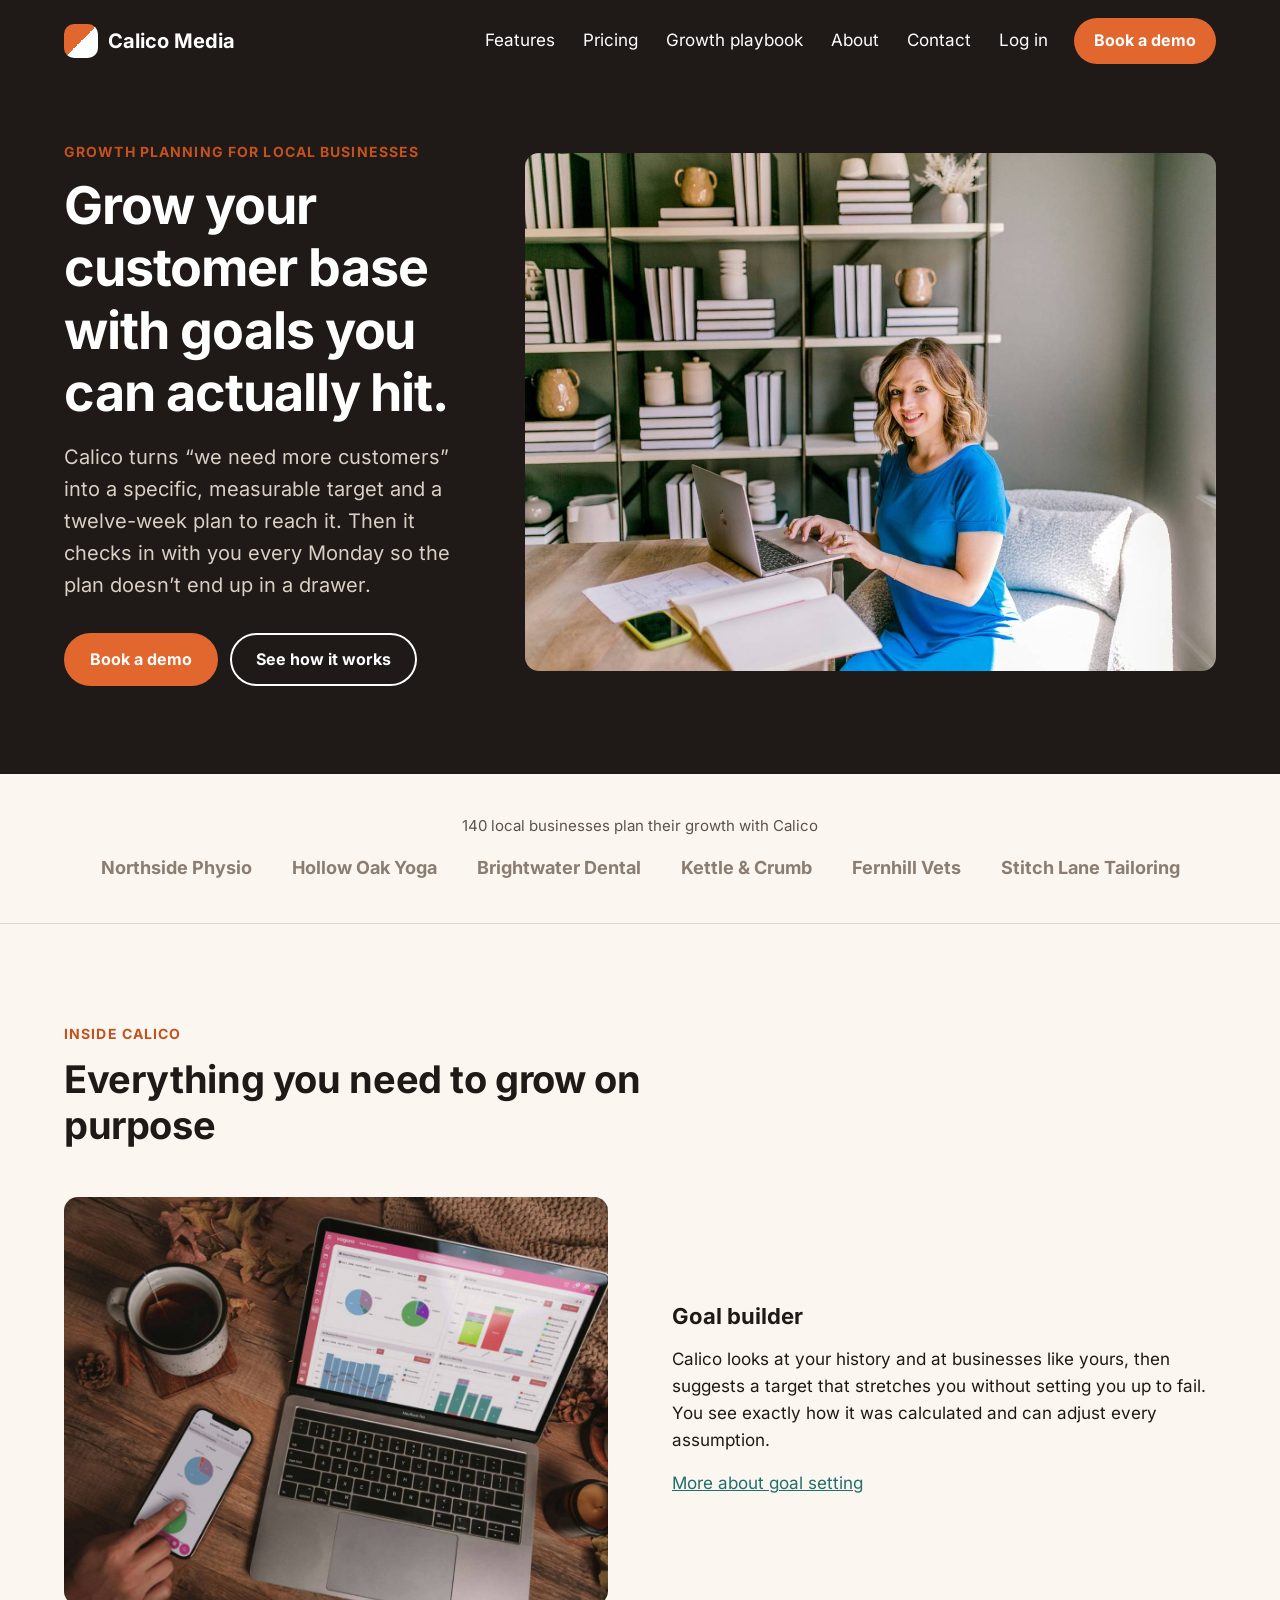
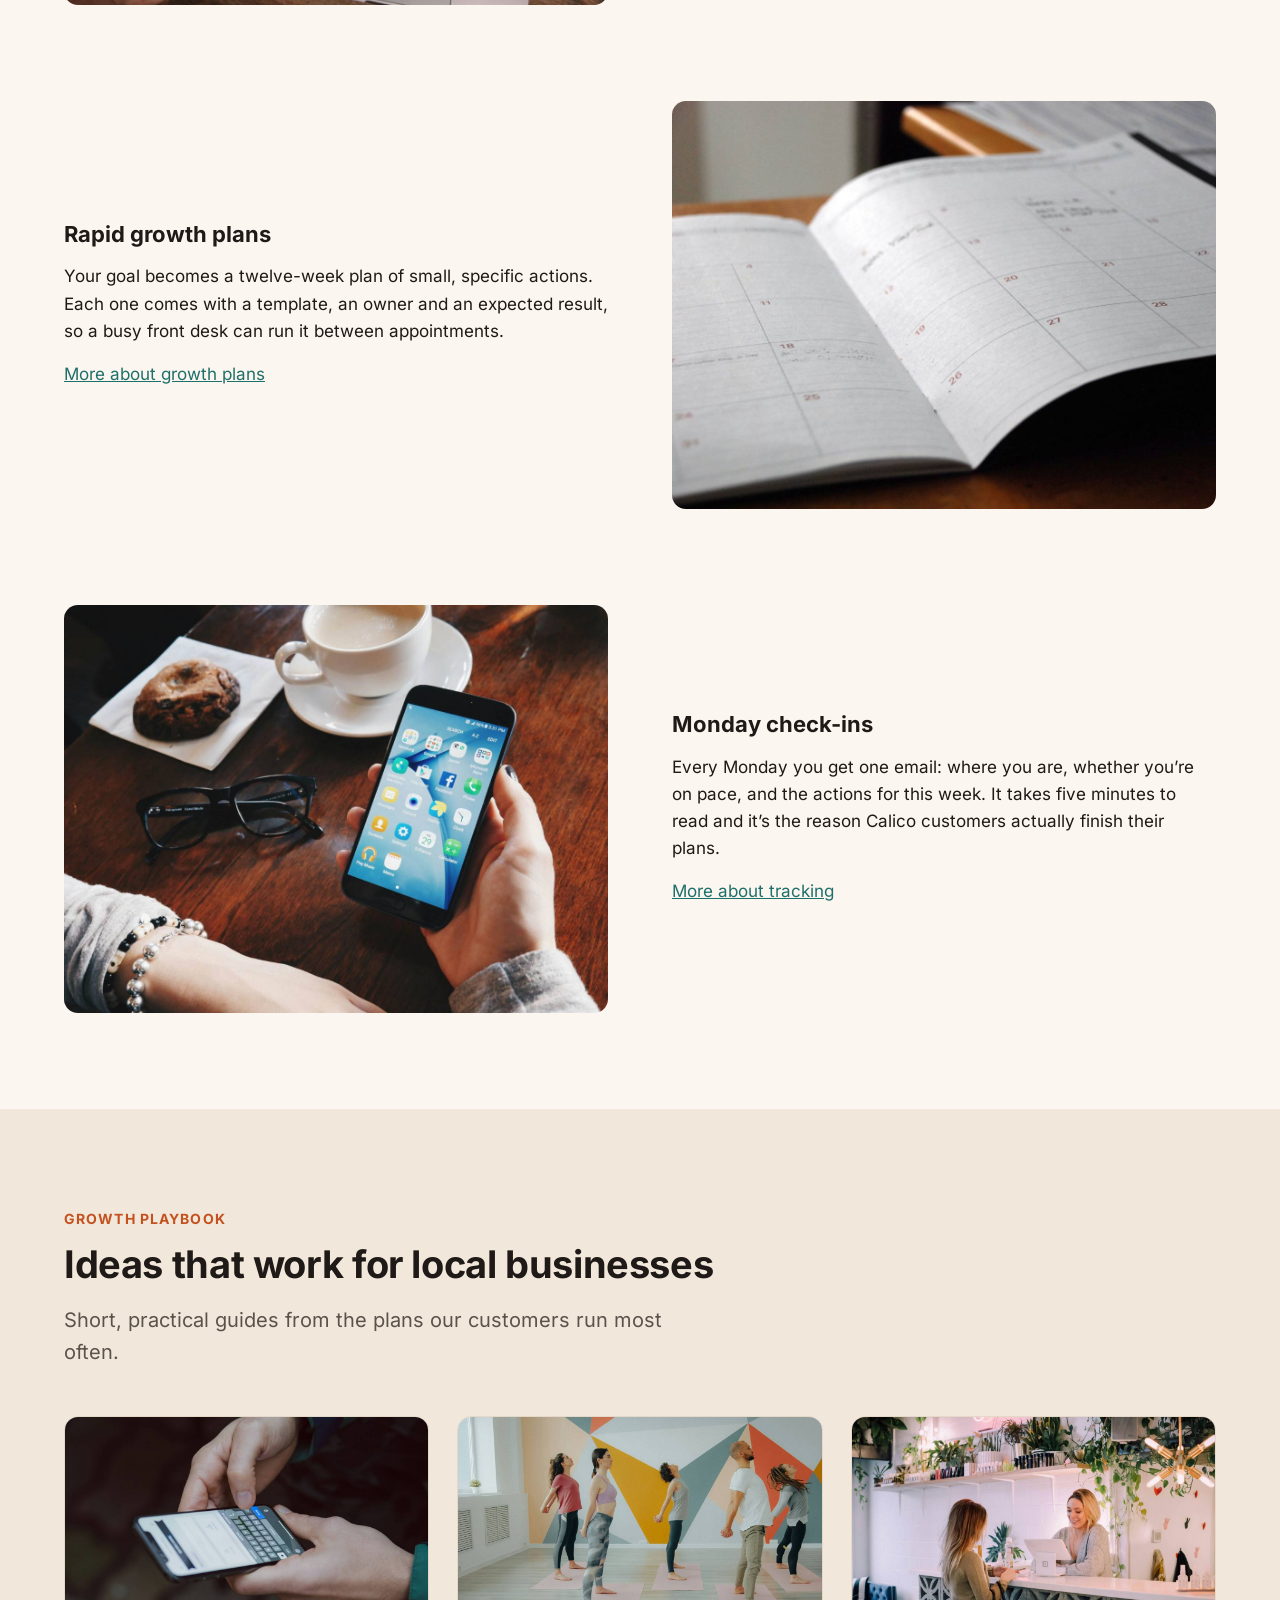
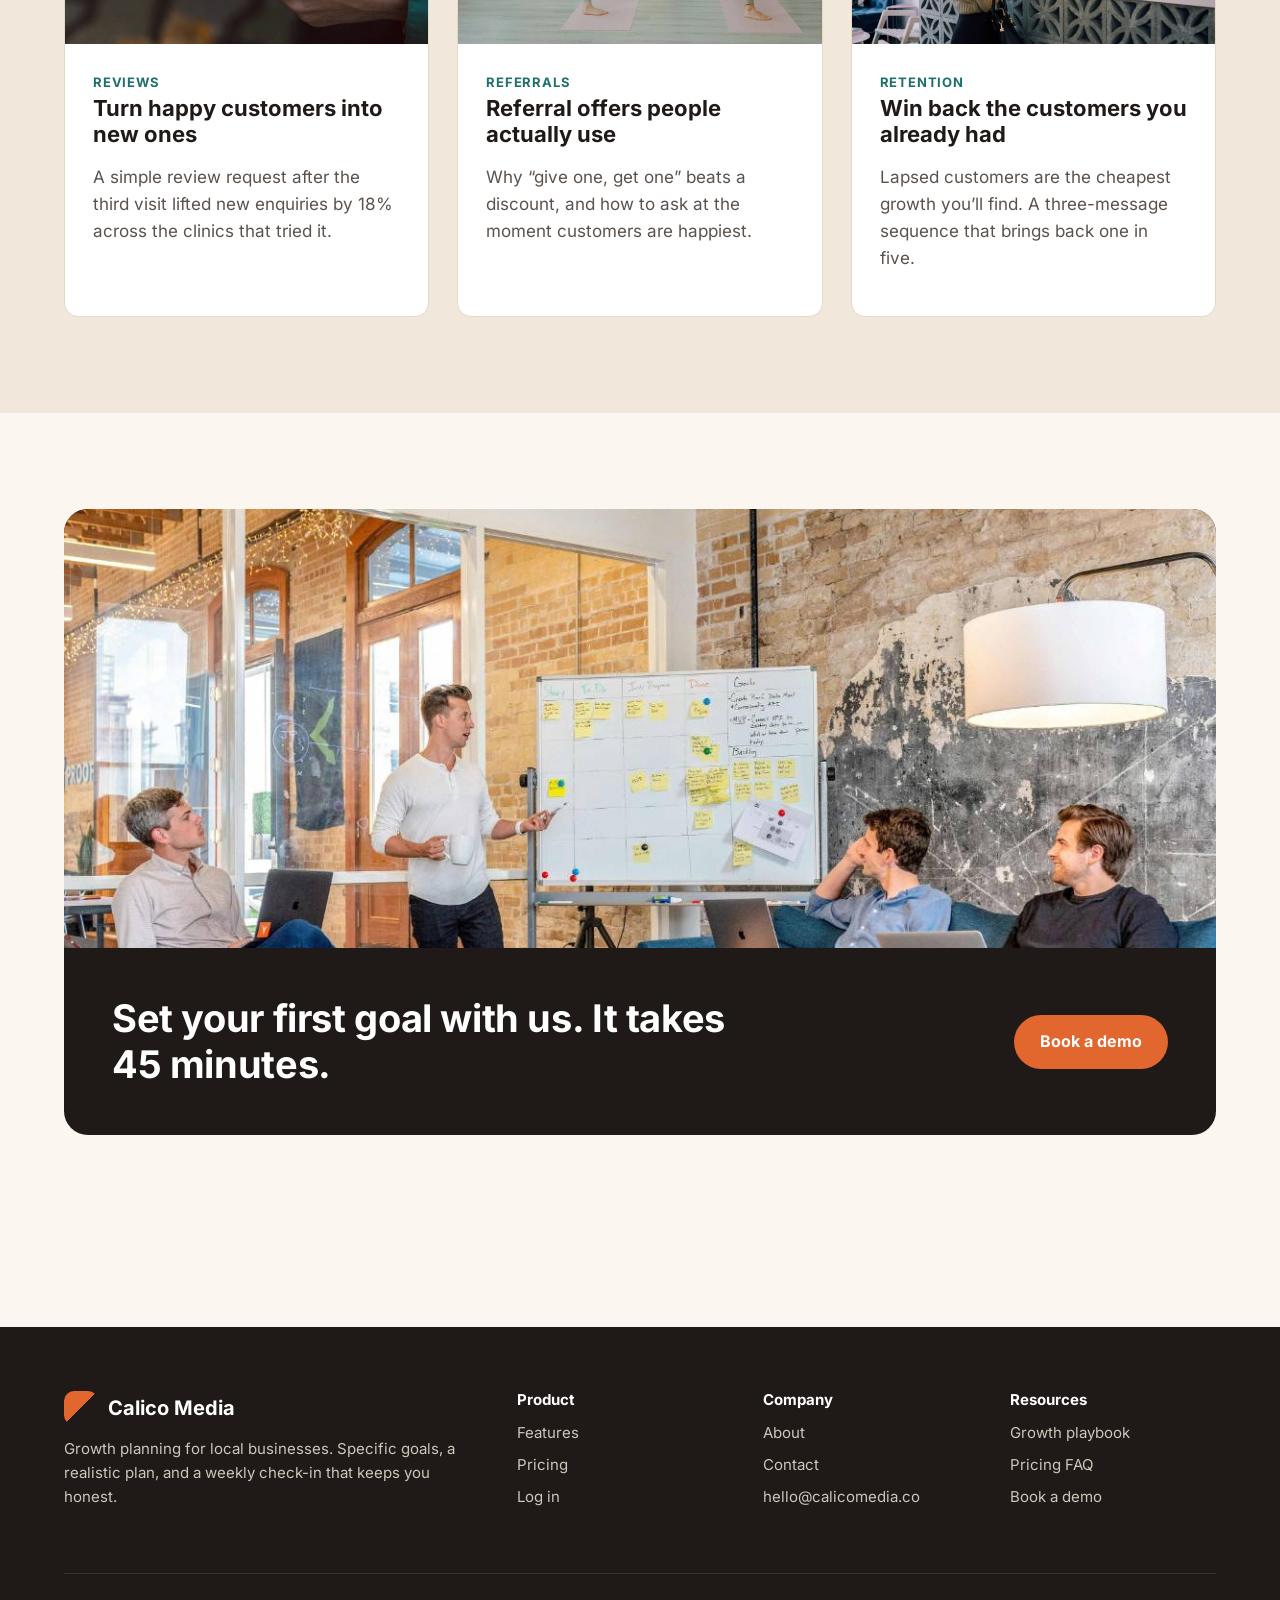
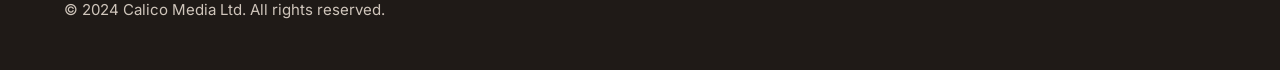
<file: public/index.html>
<!DOCTYPE html>
<html lang="en">
<head>
  <meta charset="utf-8">
  <meta name="viewport" content="width=device-width, initial-scale=1">
  <title>Calico Media | Growth planning for local businesses</title>
  <meta name="description" content="Calico helps local businesses grow their customer base with specific, measurable, realistic goals and a rapid growth plan you can run every week.">
  <link rel="stylesheet" href="css/styles.css">
  <script src="js/menu.js"></script>
</head>
<body>
  <header class="site-header site-header--home">
    <div class="container nav-container">
      <a class="logo" href="index.html"><span class="logo-mark"></span>Calico Media</a>
      <nav aria-label="Main">
        <ul class="nav-links main-links">
          <li><a href="features.html">Features</a></li>
          <li><a href="pricing.html">Pricing</a></li>
          <li><a href="#playbook">Growth playbook</a></li>
          <li><a href="about.html">About</a></li>
          <li><a href="contact.html">Contact</a></li>
          <li><a href="https://app.calicomedia.co/login">Log in</a></li>
          <li><a class="btn" href="contact.html">Book a demo</a></li>
        </ul>
        <div class="burger--menu" onclick="openMenu()">
        <span></span>
        <span></span>
        <span></span>
      </div>
      <div class="back_drop">
        <ul class="mobile--menu">
          <li><a href="#" onclick="closeMenu()">Home</a></li>
          <li><a href="features.html" onclick="closeMenu()">Features</a></li>
          <li><a href="pricing.html" onclick="closeMenu()">Pricing</a></li>
          <li><a href="#playbook" onclick="closeMenu()">Growth playbook</a></li>
          <li><a href="about.html" onclick="closeMenu()">About</a></li>
          <li><a href="contact.html" onclick="closeMenu()">Contact</a></li>
          <li><a href="https://app.calicomedia.co/login" onclick="closeMenu()">Log in</a></li>
          <li><a class="btn" href="contact.html" onclick="closeMenu()">Book a demo</a></li>
        </ul>
      </div>
      </nav>
    </div>
  </header>

  <main>
    <section class="hero">
      <div class="container hero-inner">
        <div class="hero-text">
          <span class="eyebrow">Growth planning for local businesses</span>
          <h1>Grow your customer base with goals you can actually hit.</h1>
          <p class="lead">Calico turns &ldquo;we need more customers&rdquo; into a specific, measurable target and a twelve-week plan to reach it. Then it checks in with you every Monday so the plan doesn&rsquo;t end up in a drawer.</p>
          <div class="hero-actions">
            <a class="btn" href="contact.html">Book a demo</a>
            <a class="btn btn--ghost" href="features.html">See how it works</a>
          </div>
        </div>
        <div class="hero-media">
          <img 
            class="hero-image" 
            src="images/hero-weekly-plan-1200.jpg" 
            srcset="images/hero-weekly-plan-400.jpg 400w, 
                  images/hero-weekly-plan-800.jpg 800w, 
                  images/hero-weekly-plan-1200.jpg 1200w"
            sizes="(max-width: 480px) 100vw, 
                  (max-width: 768px) 100vw,
                  1200px"
            alt="A business owner at her desk with a laptop and an open planner"
          >
        </div>
      </div>
    </section>

    <section class="trust">
      <div class="container">
        <p>140 local businesses plan their growth with Calico</p>
        <ul class="trust-list">
          <li>Northside Physio</li>
          <li>Hollow Oak Yoga</li>
          <li>Brightwater Dental</li>
          <li>Kettle &amp; Crumb</li>
          <li>Fernhill Vets</li>
          <li>Stitch Lane Tailoring</li>
        </ul>
      </div>
    </section>

    <section class="section">
      <div class="container">
        <div class="section-intro">
          <span class="eyebrow">Inside Calico</span>
          <h2>Everything you need to grow on purpose</h2>
        </div>

        <div class="feature-row">
          <div class="feature-media">
            <img 
              loading="lazy" 
              src="images/feature-goal-builder-1200.jpg" 
              srcset="images/feature-goal-builder-400.jpg 400w, 
                    images/feature-goal-builder-800.jpg 800w,
                    images/feature-goal-builder-1200.jpg 1200w"
              sizes="(max-width: 480px) 100vw, 
                    (max-width: 768px) 100vw,
                    1200px"
              alt="Growth charts on a laptop and phone beside a cup of tea"
            >
          </div>
          <div>
            <h3>Goal builder</h3>
            <p>Calico looks at your history and at businesses like yours, then suggests a target that stretches you without setting you up to fail. You see exactly how it was calculated and can adjust every assumption.</p>
            <a href="features.html">More about goal setting</a>
          </div>
        </div>

        <div class="feature-row feature-row--reverse">
          <div class="feature-media">
            <img 
              loading="lazy" 
              src="images/feature-growth-plan-1200.jpg" 
              srcset="images/feature-growth-plan-400.jpg 400w, 
                    images/feature-growth-plan-800.jpg 800w,
                    images/feature-growth-plan-1200.jpg 1200w"
              sizes="(max-width: 480px) 100vw, 
                    (max-width: 768px) 100vw,
                    1200px"
              alt="An open planner showing the weeks ahead"
            >
          </div>
          <div>
            <h3>Rapid growth plans</h3>
            <p>Your goal becomes a twelve-week plan of small, specific actions. Each one comes with a template, an owner and an expected result, so a busy front desk can run it between appointments.</p>
            <a href="features.html">More about growth plans</a>
          </div>
        </div>

        <div class="feature-row">
          <div class="feature-media">
            <img 
              loading="lazy" 
              src="images/feature-monday-checkin-1200.jpg" 
              srcset="images/feature-monday-checkin-400.jpg 400w, 
                    images/feature-monday-checkin-800.jpg 800w,
                    images/feature-monday-checkin-1200.jpg 1200w"
              sizes="(max-width: 480px) 100vw, 
                    (max-width: 768px) 100vw,
                    1200px"
              alt="Checking a phone over coffee on a Monday morning"
            >
          </div>
          <div>
            <h3>Monday check-ins</h3>
            <p>Every Monday you get one email: where you are, whether you&rsquo;re on pace, and the actions for this week. It takes five minutes to read and it&rsquo;s the reason Calico customers actually finish their plans.</p>
            <a href="features.html">More about tracking</a>
          </div>
        </div>
      </div>
    </section>

    <section class="section section--sand" id="playbook">
      <div class="container">
        <div class="section-intro">
          <span class="eyebrow">Growth playbook</span>
          <h2>Ideas that work for local businesses</h2>
          <p class="lead">Short, practical guides from the plans our customers run most often.</p>
        </div>
        <div class="playbook-grid">
          <article class="card">
            <img 
              loading="lazy" 
              src="images/playbook-reviews-1200.jpg"
              srcset="images/playbook-reviews-400.jpg 400w, 
                    images/playbook-reviews-800.jpg 800w, 
                    images/playbook-reviews-1200.jpg 1200w"
              sizes="(max-width: 480px) 100vw, 
                    (max-width: 768px) 100vw,
                    1200px" 
              alt="A customer typing a review on their phone"
            >
            <div class="card-body">
              <span class="card-tag">Reviews</span>
              <h3>Turn happy customers into new ones</h3>
              <p>A simple review request after the third visit lifted new enquiries by 18% across the clinics that tried it.</p>
            </div>
          </article>
          <article class="card">
            <img 
              loading="lazy" 
              src="images/playbook-referrals-1200.jpg"
              srcset="images/playbook-referrals-400.jpg 400w, 
                    images/playbook-referrals-800.jpg 800w, 
                    images/playbook-referrals-1200.jpg 1200w"
              sizes="(max-width: 480px) 100vw, 
                    (max-width: 768px) 100vw,
                    1200px" 
              alt="A group class stretching together in a yoga studio">
            <div class="card-body">
              <span class="card-tag">Referrals</span>
              <h3>Referral offers people actually use</h3>
              <p>Why &ldquo;give one, get one&rdquo; beats a discount, and how to ask at the moment customers are happiest.</p>
            </div>
          </article>
          <article class="card">
            <img 
              loading="lazy" 
              src="images/playbook-rebooking-1200.jpg"
              srcset="images/playbook-rebooking-400.jpg 400w, 
                    images/playbook-rebooking-800.jpg 800w, 
                    images/playbook-rebooking-1200.jpg 1200w"
              sizes="(max-width: 480px) 100vw, 
                    (max-width: 768px) 100vw,
                    1200px" 
              alt="A customer at the front desk booking her next visit"
            >
            <div class="card-body">
              <span class="card-tag">Retention</span>
              <h3>Win back the customers you already had</h3>
              <p>Lapsed customers are the cheapest growth you&rsquo;ll find. A three-message sequence that brings back one in five.</p>
            </div>
          </article>
        </div>
      </div>
    </section>

    <section class="section">
      <div class="container">
        <div class="cta-band">
          <img 
            loading="lazy" 
            src="images/team-workshop-1200.jpg" 
            srcset="images/team-workshop-400.jpg 400w, 
                  images/team-workshop-800.jpg 800w, 
                  images/team-workshop-1200.jpg 1200w"
            sizes="(max-width: 480px) 100vw, 
                    (max-width: 768px) 100vw,
                    1200px"
            alt="The Calico Media team planning around a whiteboard"
          >
          <div class="cta-body">
            <h2>Set your first goal with us. It takes 45 minutes.</h2>
            <a class="btn" href="contact.html">Book a demo</a>
          </div>
        </div>
      </div>
    </section>
  </main>

  <footer class="site-footer">
    <div class="container">
      <div class="footer-grid">
        <div>
          <a class="logo" href="index.html"><span class="logo-mark"></span>Calico Media</a>
          <p>Growth planning for local businesses. Specific goals, a realistic plan, and a weekly check-in that keeps you honest.</p>
        </div>
        <div>
          <h4>Product</h4>
          <ul>
            <li><a href="features.html">Features</a></li>
            <li><a href="pricing.html">Pricing</a></li>
            <li><a href="https://app.calicomedia.co/login">Log in</a></li>
          </ul>
        </div>
        <div>
          <h4>Company</h4>
          <ul>
            <li><a href="about.html">About</a></li>
            <li><a href="contact.html">Contact</a></li>
            <li><a href="mailto:hello@calicomedia.co">hello@calicomedia.co</a></li>
          </ul>
        </div>
        <div>
          <h4>Resources</h4>
          <ul>
            <li><a href="index.html#playbook">Growth playbook</a></li>
            <li><a href="pricing.html#faq">Pricing FAQ</a></li>
            <li><a href="contact.html">Book a demo</a></li>
          </ul>
        </div>
      </div>
      <div class="footer-bottom">
        <p>&copy; 2024 Calico Media Ltd. All rights reserved.</p>
      </div>
    </div>
  </footer>
</body>
</html>
</file>
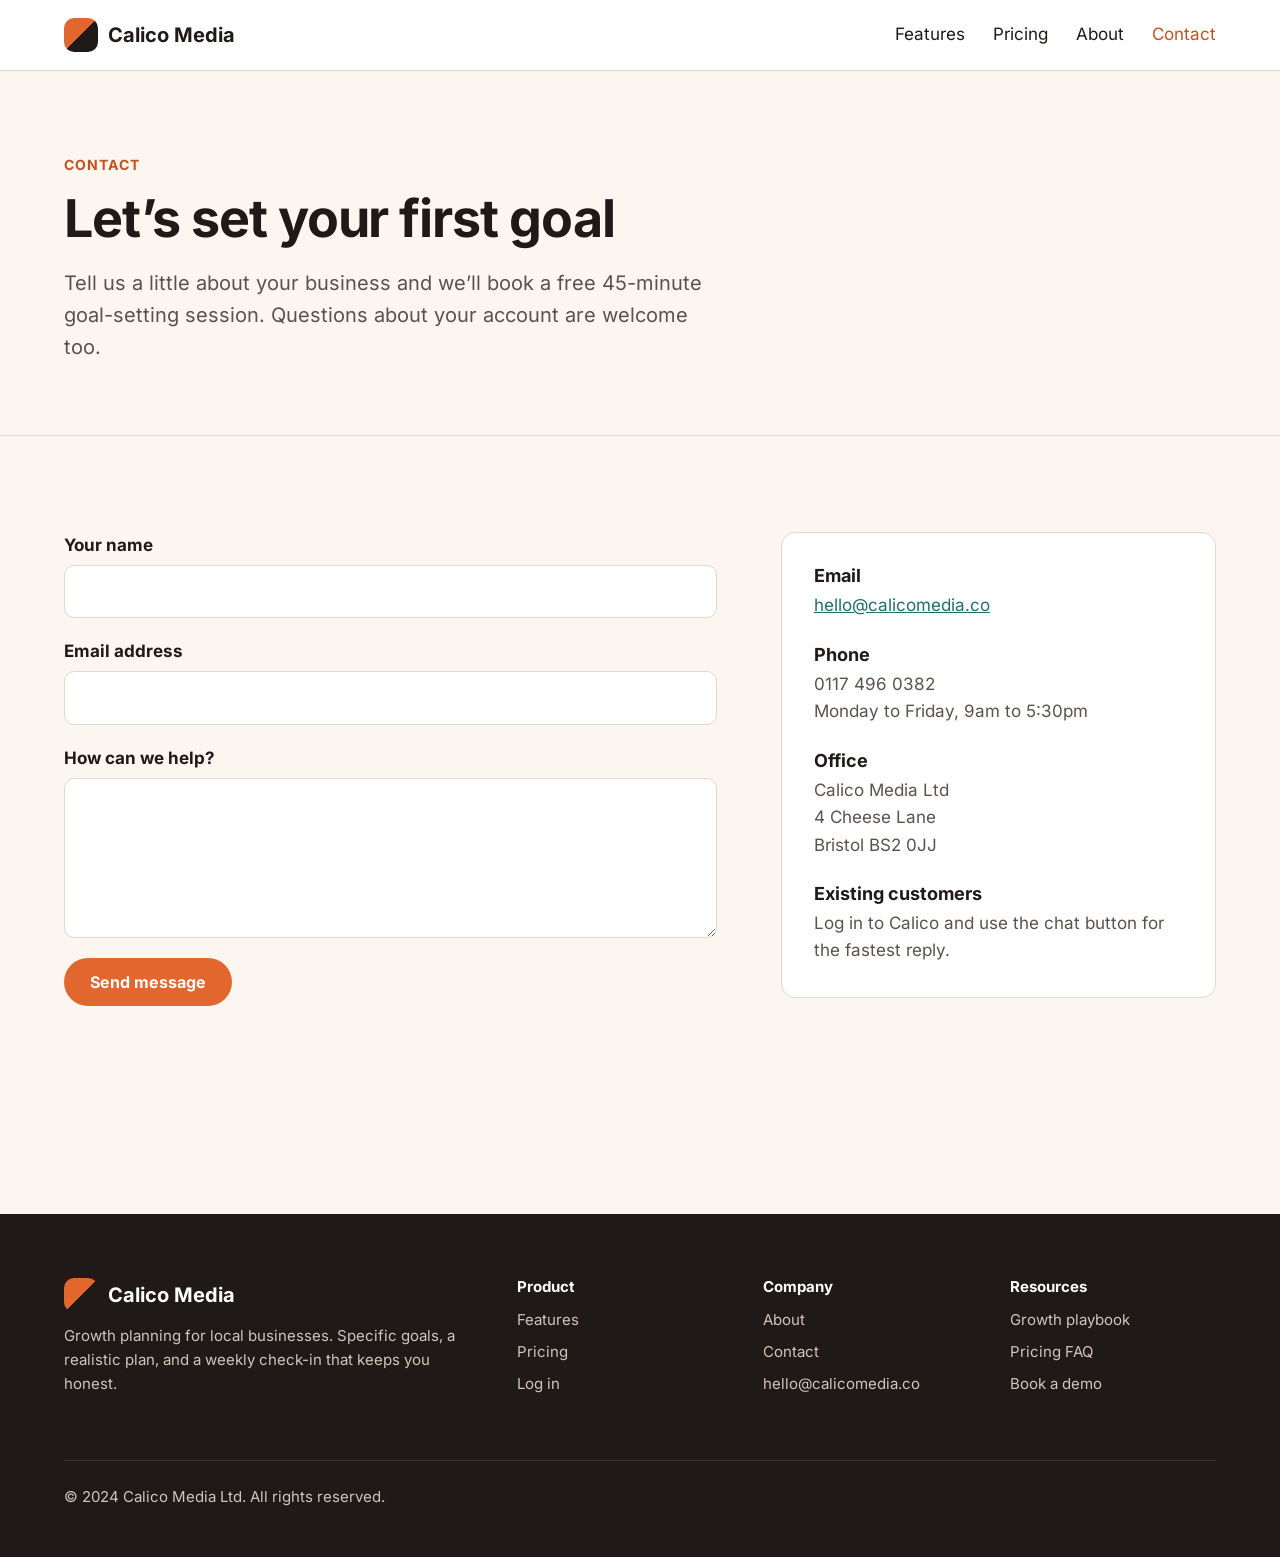
<file: public/contact.html>
<!DOCTYPE html>
<html lang="en">
<head>
  <meta charset="utf-8">
  <meta name="viewport" content="width=device-width, initial-scale=1">
  <title>Contact | Calico Media</title>
  <meta name="description" content="Book a demo or ask us a question. We reply within one business day.">
  <link rel="preconnect" href="https://fonts.googleapis.com">
  <link rel="preconnect" href="https://fonts.gstatic.com" crossorigin>
  <link href="https://fonts.googleapis.com/css2?family=Inter:wght@100;200;300;400;500;600;700;800;900&display=swap" rel="stylesheet">
  <link rel="stylesheet" href="css/styles.css">
</head>
<body>
  <header class="site-header">
    <div class="container">
      <a class="logo" href="index.html"><span class="logo-mark"></span>Calico Media</a>
      <nav aria-label="Main">
        <ul class="nav-links">
          <li><a href="features.html">Features</a></li>
          <li><a href="pricing.html">Pricing</a></li>
          <li><a href="about.html">About</a></li>
          <li><a href="contact.html" aria-current="page">Contact</a></li>
        </ul>
      </nav>
    </div>
  </header>

  <main>
    <section class="page-header">
      <div class="container">
        <span class="eyebrow">Contact</span>
        <h1>Let&rsquo;s set your first goal</h1>
        <p class="lead">Tell us a little about your business and we&rsquo;ll book a free 45-minute goal-setting session. Questions about your account are welcome too.</p>
      </div>
    </section>

    <section class="section">
      <div class="container contact-layout">
        <form class="contact-form" id="contact-form" action="/contact" method="post">
          <label for="name">Your name</label>
          <input type="text" id="name" name="name" required />

          <label for="email">Email address</label>
          <input type="email" id="email" name="email" required />

          <label for="message">How can we help?</label>
          <textarea id="message" name="message" required></textarea>
          <div class="form__alt" aria-hidden="true">
            <label for="location">Location</label>
            <input type="text" name="location" id="location" tabindex="-1" autocomplete="off" />
          </div>

          <button class="btn" type="submit">Send message</button>
          <p class="form-status" id="form-status" role="status"></p>
        </form>

        <aside class="contact-aside">
          <h3>Email</h3>
          <p><a href="mailto:hello@calicomedia.co">hello@calicomedia.co</a></p>
          <h3>Phone</h3>
          <p>0117 496 0382<br>Monday to Friday, 9am to 5:30pm</p>
          <h3>Office</h3>
          <p>Calico Media Ltd<br>4 Cheese Lane<br>Bristol BS2 0JJ</p>
          <h3>Existing customers</h3>
          <p>Log in to Calico and use the chat button for the fastest reply.</p>
        </aside>
      </div>
    </section>
  </main>

  <footer class="site-footer">
    <div class="container">
      <div class="footer-grid">
        <div>
          <a class="logo" href="index.html"><span class="logo-mark"></span>Calico Media</a>
          <p>Growth planning for local businesses. Specific goals, a realistic plan, and a weekly check-in that keeps you honest.</p>
        </div>
        <div>
          <h4>Product</h4>
          <ul>
            <li><a href="features.html">Features</a></li>
            <li><a href="pricing.html">Pricing</a></li>
            <li><a href="https://app.calicomedia.co/login">Log in</a></li>
          </ul>
        </div>
        <div>
          <h4>Company</h4>
          <ul>
            <li><a href="about.html">About</a></li>
            <li><a href="contact.html">Contact</a></li>
            <li><a href="mailto:hello@calicomedia.co">hello@calicomedia.co</a></li>
          </ul>
        </div>
        <div>
          <h4>Resources</h4>
          <ul>
            <li><a href="index.html#playbook">Growth playbook</a></li>
            <li><a href="pricing.html#faq">Pricing FAQ</a></li>
            <li><a href="contact.html">Book a demo</a></li>
          </ul>
        </div>
      </div>
      <div class="footer-bottom">
        <p>&copy; 2024 Calico Media Ltd. All rights reserved.</p>
      </div>
    </div>
  </footer>
  <script src="js/contact.js"></script>
</body>
</html>
</file>
<file: public/css/styles.css>
/* Calico Media marketing site */

@font-face {
  font-family: "Inter";
  src: url("../fonts/inter-latin-400-normal.woff2") format("woff2");
  font-weight: 400;
  font-style: normal;
  font-display: swap;
}

@font-face {
  font-family: "Inter";
  src: url("../fonts/inter-latin-700-normal.woff2") format("woff2");       
  font-weight: 700;
  font-style: normal;
  font-display: swap;
}


:root {
  --ink: #1f1a17;
  --ink-soft: #5b524c;
  --cream: #fbf6ef;
  --sand: #f1e7da;
  --white: #ffffff;
  --orange: #e2672f;
  --orange-dark: #c4521f;
  --teal: #1f6f6b;
  --line: #e4d8c8;
  --radius: 14px;
}

*,
*::before,
*::after {
  box-sizing: border-box;
}

body {
  margin: 0;
  font-family: 'Inter', -apple-system, BlinkMacSystemFont, 'Segoe UI', sans-serif;
  font-weight: 400;
  font-size: 17px;
  line-height: 1.6;
  color: var(--ink);
  background: var(--cream);
}

h1,
h2,
h3,
h4 {
  font-weight: 700;
  line-height: 1.2;
  margin: 0 0 16px;
}

h1 {
  font-size: 52px;
  letter-spacing: -0.02em;
}

h2 {
  font-size: 38px;
  letter-spacing: -0.01em;
}

h3 {
  font-size: 22px;
}

p {
  margin: 0 0 16px;
}

a {
  color: var(--teal);
}

img {
  max-width: 100%;
}

.container {
  max-width: 1200px;
  margin: 0 auto;
  padding: 0 24px;
}

.section {
  padding: 96px 0;
}

.section--sand {
  background: var(--sand);
}

.eyebrow {
  display: inline-block;
  font-size: 14px;
  font-weight: 700;
  letter-spacing: 0.08em;
  text-transform: uppercase;
  color: var(--orange-dark);
  margin-bottom: 12px;
}

.lead {
  font-size: 20px;
  color: var(--ink-soft);
  max-width: 640px;
}

.section-intro {
  max-width: 680px;
  margin-bottom: 48px;
}

.btn {
  display: inline-block;
  padding: 14px 26px;
  border-radius: 999px;
  background: var(--orange);
  color: var(--white);
  font-weight: 700;
  text-decoration: none;
  border: 0;
  font-size: 16px;
  font-family: inherit;
  cursor: pointer;
}

.btn:hover {
  background: var(--orange-dark);
}

.btn--ghost {
  background: transparent;
  color: inherit;
  box-shadow: inset 0 0 0 2px currentColor;
}

.btn--ghost:hover {
  background: rgba(255, 255, 255, 0.1);
}

/* Header */

.site-header {
  background: var(--white);
  border-bottom: 1px solid var(--line);
}

.site-header .container {
  display: flex;
  flex-wrap: wrap;
  align-items: center;
  justify-content: space-between;
  gap: 12px 32px;
  padding-top: 18px;
  padding-bottom: 18px;
}

.logo {
  display: flex;
  align-items: center;
  gap: 10px;
  flex-shrink: 0;
  font-size: 20px;
  font-weight: 700;
  color: var(--ink);
  text-decoration: none;
}

.logo-mark {
  width: 34px;
  height: 34px;
  border-radius: 10px;
  background: linear-gradient(135deg, var(--orange) 0%, var(--orange) 50%, var(--ink) 50%, var(--ink) 100%);
}

.nav-links,
.mobile--menu {
  display: flex;
  flex-wrap: wrap;
  align-items: center;
  gap: 8px 28px;
  list-style: none;
  margin: 0;
  padding: 0;
}

.nav-links a,
.mobile--menu a {
  color: var(--ink);
  text-decoration: none;
}

.nav-links a:hover,
.nav-links a[aria-current='page'],
.mobile--menu a:hover,
.mobile--menu a[aria-current='page'] {
  color: var(--orange-dark);
}

.mobile--menu {
  display: flex;
  justify-content: center;
  align-items: center;
}

.burger--menu {
  display: none;
  flex-direction: column;
  justify-content: center;
  align-items: center;
  gap: 6px;
  cursor: pointer;
  width: 40px;  
}

.burger--menu span:hover {
  background-color: #c4521f;
}

.burger--menu span {
  width: 100%;
  height: 4px;
  background-color: #e2672f;
  border-radius: 2px;
}

.back_drop {
  position: absolute;
  background-color: #242424;
  top: 0;
  left: 0;
  right: 0;
  bottom: 0;
  z-index: 100;
  display: flex;
  justify-content: center;
  align-items: center;
  opacity: 0;
  visibility: hidden;
  transition: all 300ms ease;
}

.menu--open .back_drop {
  visibility: visible;
  opacity: 1;
}

.menu--open {
  max-height: 100vh;
  overflow-y: hidden;
}

.mobile--menu {
  display: flex;
  flex-direction: column;
  gap: 40px;
}

.site-header--home {
  background: var(--ink);
  border-bottom: 0;
}

.site-header--home .logo,
.site-header--home .nav-links a,
.site-header--home .mobile--menu a {
  color: var(--white);
}

.site-header--home .logo-mark {
  background: linear-gradient(135deg, var(--orange) 0%, var(--orange) 50%, var(--white) 50%, var(--white) 100%);
}

.site-header--home .container {
  flex-wrap: nowrap;
}

.site-header--home nav {
  min-width: 0;
}

.site-header--home .nav-links {
  flex-wrap: nowrap;
  gap: 0;
}

.site-header--home .nav-links li {
  min-width: 0;
}

.site-header--home .nav-links a {
  display: block;
  padding: 0 14px;
  white-space: nowrap;
}

.site-header--home .nav-links li:last-child {
  flex-shrink: 0;
}

.site-header--home .nav-links .btn,
.site-header--home .mobile--menu .btn {
  margin-left: 12px;
  padding: 10px 20px;
}

/* Home hero */

.hero {
  background: var(--ink);
  color: var(--white);
  padding: 56px 0 88px;
}

.hero-inner {
  display: flex;
  align-items: center;
  gap: 56px;
}

.hero-text {
  flex: 1;
}

.hero-text .lead {
  color: #d9cfc5;
}

.hero-actions {
  display: flex;
  flex-wrap: wrap;
  gap: 12px;
  margin-top: 32px;
}

.hero-media {
  width: 60%;
  flex-shrink: 0;
}

.hero-image {
  width: 100%;
  aspect-ratio: 4 / 3;
  object-fit: cover;
  border-radius: var(--radius);
  display: block;
}

/* Trust strip */

.trust {
  padding: 40px 0;
  border-bottom: 1px solid var(--line);
  text-align: center;
}

.trust p {
  color: var(--ink-soft);
  font-size: 15px;
}

.trust-list {
  display: flex;
  flex-wrap: wrap;
  justify-content: center;
  gap: 12px 40px;
  list-style: none;
  margin: 0;
  padding: 0;
  font-weight: 700;
  font-size: 18px;
  color: #8a7d72;
}

/* Steps */

.steps {
  display: grid;
  grid-template-columns: repeat(auto-fit, minmax(240px, 1fr));
  gap: 24px;
}

.step {
  background: var(--white);
  border: 1px solid var(--line);
  border-radius: var(--radius);
  padding: 32px;
}

.step-number {
  display: inline-flex;
  align-items: center;
  justify-content: center;
  width: 40px;
  height: 40px;
  border-radius: 50%;
  background: var(--sand);
  color: var(--orange-dark);
  font-weight: 700;
  margin-bottom: 16px;
}

/* Check list */

.check-list {
  list-style: none;
  margin: 24px 0 0;
  padding: 0;
}

.check-list li {
  position: relative;
  padding-left: 32px;
  margin-bottom: 14px;
}

.check-list li::before {
  content: '';
  position: absolute;
  left: 0;
  top: 6px;
  width: 16px;
  height: 16px;
  border-radius: 50%;
  background: var(--teal);
  box-shadow: inset 0 0 0 4px #cfe6e4;
}

/* FAQ */

.faq {
  max-width: 820px;
}

.faq details {
  border-top: 1px solid var(--line);
  padding: 20px 0;
}

.faq details:last-child {
  border-bottom: 1px solid var(--line);
}

.faq summary {
  font-weight: 700;
  font-size: 19px;
  cursor: pointer;
}

.faq details p {
  margin-top: 12px;
  color: var(--ink-soft);
}

/* Feature rows */

.feature-row {
  display: grid;
  grid-template-columns: 1fr 1fr;
  gap: 64px;
  align-items: center;
  margin-bottom: 96px;
}

.feature-row:last-child {
  margin-bottom: 0;
}

.feature-row--reverse .feature-media {
  order: 2;
}

.feature-media img {
  display: block;
  width: 100%;
  aspect-ratio: 4 / 3;
  object-fit: cover;
  border-radius: var(--radius);
}

/* Playbook */

.playbook-grid {
  display: grid;
  grid-template-columns: repeat(auto-fit, minmax(300px, 1fr));
  gap: 28px;
}

/* Card grid */

.card-grid {
  display: grid;
  grid-template-columns: repeat(3, 1fr);
  gap: 28px;
}

.card {
  background: var(--white);
  border: 1px solid var(--line);
  border-radius: var(--radius);
  overflow: hidden;
}

.card img {
  display: block;
  width: 100%;
  aspect-ratio: 16 / 10;
  object-fit: cover;
}

.card-body {
  padding: 24px 28px 28px;
}

.card-body p {
  color: var(--ink-soft);
}

.card-tag {
  font-size: 13px;
  font-weight: 700;
  text-transform: uppercase;
  letter-spacing: 0.06em;
  color: var(--teal);
}

.icon-dot {
  width: 44px;
  height: 44px;
  border-radius: 12px;
  background: var(--sand);
  margin-bottom: 18px;
  position: relative;
}

.icon-dot::after {
  content: '';
  position: absolute;
  inset: 13px;
  border-radius: 50%;
  background: var(--orange);
}

/* CTA band */

.cta-band {
  background: var(--ink);
  color: var(--white);
  border-radius: 24px;
  overflow: hidden;
}

.cta-band img {
  display: block;
  width: 100%;
  aspect-ratio: 21 / 8;
  object-fit: cover;
}

.cta-body {
  padding: 48px;
  display: flex;
  flex-wrap: wrap;
  align-items: center;
  justify-content: space-between;
  gap: 24px;
}

.cta-body h2 {
  margin: 0;
  max-width: 620px;
}

/* Page header (inner pages) */

.page-header {
  padding: 80px 0 56px;
  border-bottom: 1px solid var(--line);
}

/* Pricing */

.pricing-grid {
  display: grid;
  grid-template-columns: repeat(auto-fit, minmax(260px, 1fr));
  gap: 24px;
  align-items: stretch;
}

.pricing-card {
  background: var(--white);
  border: 1px solid var(--line);
  border-radius: var(--radius);
  padding: 36px 32px;
  display: flex;
  flex-direction: column;
}

.pricing-card--featured {
  border: 2px solid var(--orange);
  box-shadow: 0 24px 48px rgba(226, 103, 47, 0.14);
}

.plan-badge {
  align-self: flex-start;
  font-size: 13px;
  font-weight: 700;
  background: var(--orange);
  color: var(--white);
  border-radius: 999px;
  padding: 4px 12px;
  margin-bottom: 16px;
}

.price {
  font-size: 48px;
  font-weight: 700;
  margin: 8px 0 4px;
}

.price small {
  font-size: 17px;
  font-weight: 400;
  color: var(--ink-soft);
}

.pricing-card .check-list {
  flex: 1;
  margin-bottom: 28px;
}

.pricing-card .btn {
  text-align: center;
}

.pricing-note {
  margin-top: 32px;
  color: var(--ink-soft);
  font-size: 15px;
}

/* About */

.stats {
  display: grid;
  grid-template-columns: repeat(auto-fit, minmax(160px, 1fr));
  gap: 16px;
}

.stat {
  background: var(--white);
  border: 1px solid var(--line);
  border-radius: var(--radius);
  padding: 28px 20px;
}

.stat-number {
  display: block;
  font-size: 48px;
  font-weight: 700;
  color: var(--orange-dark);
}

.stat-label {
  display: block;
  font-size: 15px;
  color: var(--ink-soft);
}

.prose {
  max-width: 720px;
}

.team-grid {
  display: grid;
  grid-template-columns: repeat(auto-fit, minmax(220px, 1fr));
  gap: 24px;
}

.person {
  background: var(--white);
  border: 1px solid var(--line);
  border-radius: var(--radius);
  padding: 28px;
}

.avatar {
  width: 56px;
  height: 56px;
  border-radius: 50%;
  background: var(--sand);
  color: var(--orange-dark);
  display: flex;
  align-items: center;
  justify-content: center;
  font-weight: 700;
  margin-bottom: 16px;
}

.person p {
  color: var(--ink-soft);
  font-size: 15px;
  margin: 0;
}

/* Contact */

.contact-layout {
  display: grid;
  grid-template-columns: 3fr 2fr;
  gap: 64px;
}

.contact-form label {
  display: block;
  font-weight: 700;
  margin-bottom: 6px;
}

.contact-form input,
.contact-form textarea {
  display: block;
  width: 100%;
  font: inherit;
  padding: 12px 14px;
  border: 1px solid var(--line);
  border-radius: 10px;
  background: var(--white);
  margin-bottom: 20px;
}

.contact-form textarea {
  min-height: 160px;
  resize: vertical;
}

.form-status {
  margin-top: 16px;
  font-weight: 700;
}

.form-status--success {
  color: var(--teal);
}

.form-status--error {
  color: #b3261e;
}

.contact-aside {
  background: var(--white);
  border: 1px solid var(--line);
  border-radius: var(--radius);
  padding: 32px;
  align-self: start;
}

.contact-aside h3 {
  font-size: 18px;
  margin-top: 24px;
  margin-bottom: 6px;
}

.contact-aside h3:first-child {
  margin-top: 0;
}

.contact-aside p {
  color: var(--ink-soft);
  margin: 0;
}

.form__alt {
  position: absolute;
  left: -9999px;
  width: 1px;
  height: 1px;
  overflow: hidden;
}

/* Footer */

.site-footer {
  background: var(--ink);
  color: #cfc5bb;
  padding: 64px 0 32px;
  margin-top: 96px;
  font-size: 15px;
}

.footer-grid {
  display: grid;
  grid-template-columns: 2fr 1fr 1fr 1fr;
  gap: 40px;
}

.site-footer h4 {
  color: var(--white);
  font-size: 15px;
  margin-bottom: 12px;
}

.site-footer ul {
  list-style: none;
  margin: 0;
  padding: 0;
}

.site-footer li {
  margin-bottom: 8px;
}

.site-footer a {
  color: #cfc5bb;
  text-decoration: none;
}

.site-footer a:hover {
  color: var(--white);
}

.site-footer .logo {
  color: var(--white);
  margin-bottom: 12px;
}

.footer-bottom {
  border-top: 1px solid #3a322d;
  margin-top: 48px;
  padding-top: 24px;
}

@media (max-width: 1024px) {
  .hero-inner {
    flex-direction: column-reverse;
  }

  .hero-media {
    width: 100%;
    max-width: 600px;
  }
}


@media (max-width: 950px) {
  .main-links {
    display: none;
  }
  .burger--menu {
    display: flex;
  }
}


@media (max-width: 768px) {
  h1 {
    font-size: 40px;
  }

  h2 {
    font-size: 30px;
  }

  .section {
    padding: 64px 0;
  }

  .feature-row {
    grid-template-columns: 1fr;
    gap: 32px;
    margin-bottom: 64px;
  }

  .feature-row--reverse .feature-media {
    order: 0;
  }

  .playbook-grid {
    grid-template-columns: 1fr;
  }

  .card-grid {
    grid-template-columns: repeat(2, 1fr);
  }

  .contact-layout {
    grid-template-columns: 1fr;
    gap: 40px;
  }

  .footer-grid {
    grid-template-columns: 1fr 1fr;
  }
}

@media (max-width: 480px) {
  h1 {
    font-size: 34px;
  }

  .card-grid {
    grid-template-columns: 1fr;
  }

  .cta-body {
    padding: 32px 24px;
  }

  .footer-grid {
    grid-template-columns: 1fr;
  }
}
</file>
